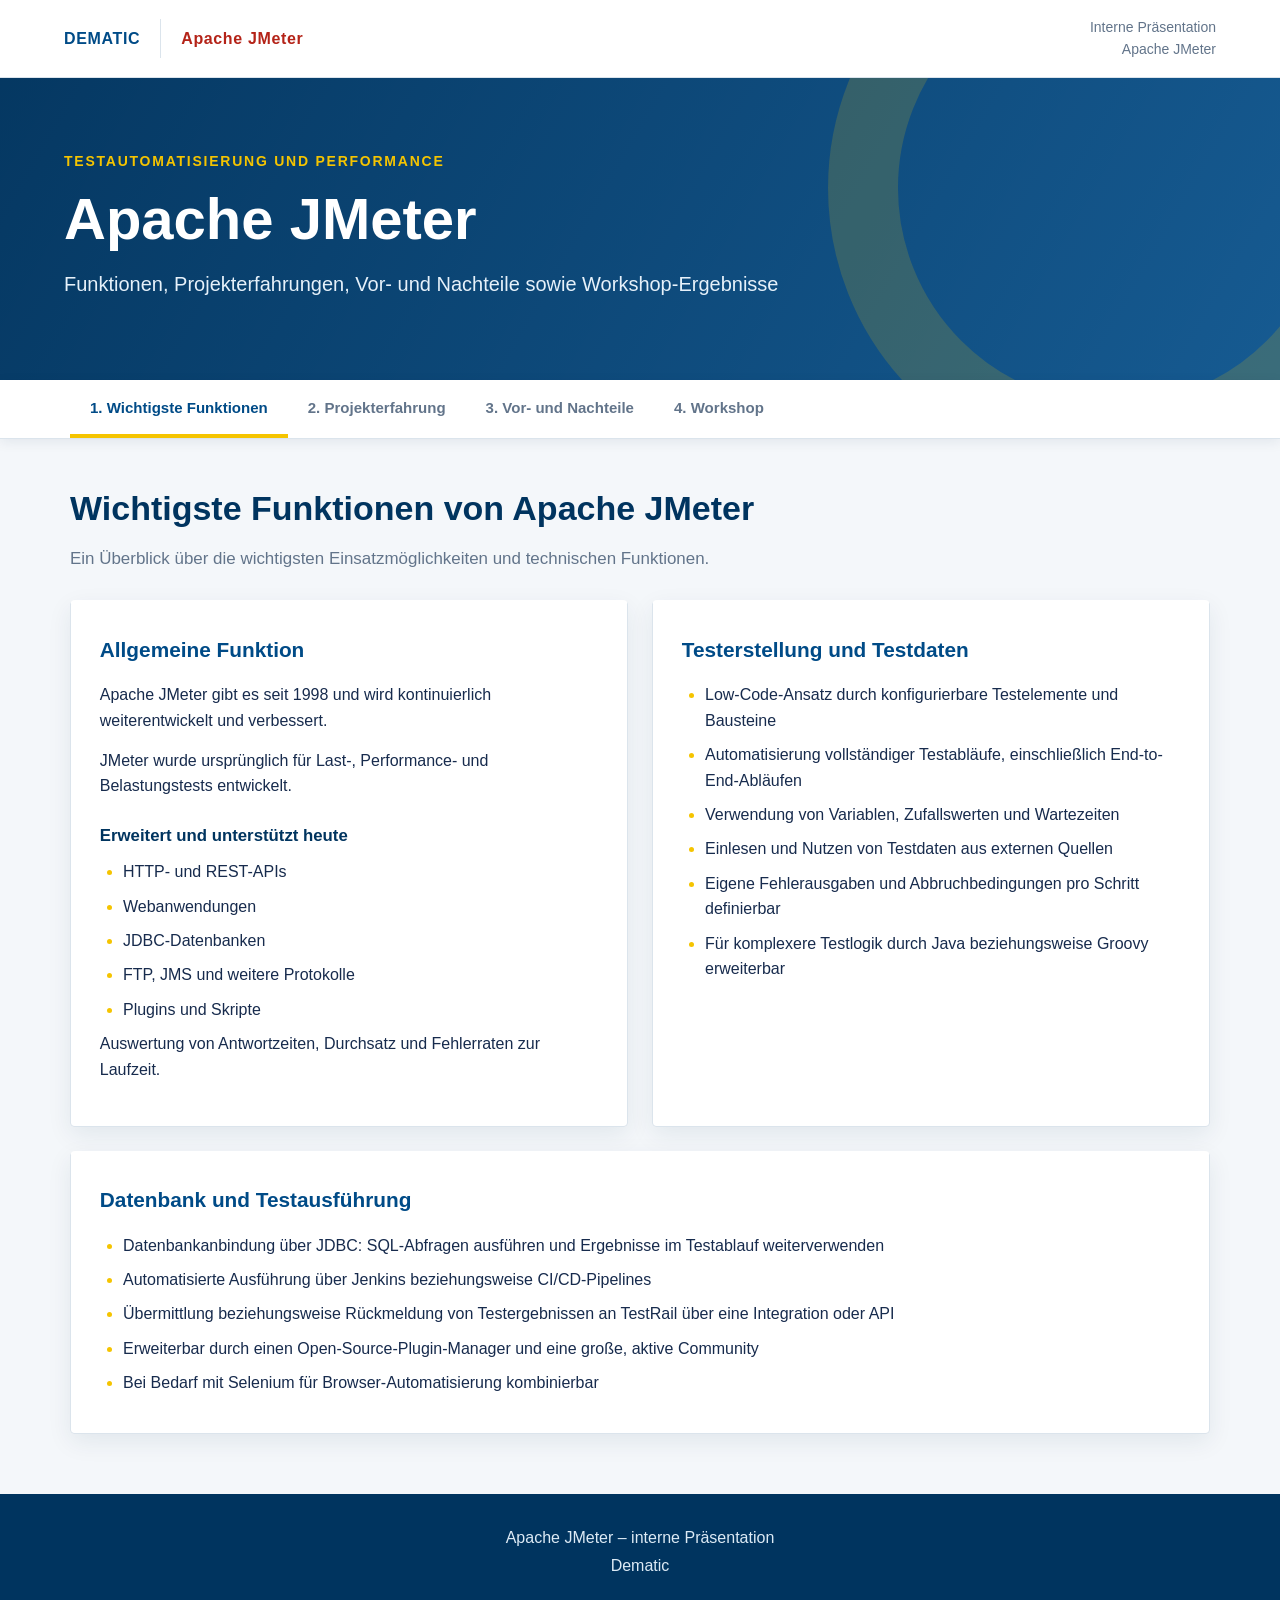
<file: index.html>
<!doctype html>
<html lang="de">
<head>
  <meta charset="utf-8">
  <meta name="viewport" content="width=device-width, initial-scale=1">
  <meta name="description" content="Interne Präsentation zu Apache JMeter, Funktionen und Projekterfahrungen.">
  <title>Apache JMeter – Erfahrungen und Workshop</title>
  <link rel="stylesheet" href="css/style.css">
  <script src="js/app.js" defer></script>
</head>
<body>
  <a class="skip-link" href="#main-content">Zum Inhalt springen</a>
  <header class="topbar">
    <div class="brand-area" aria-label="Dematic und Apache JMeter">
      <div class="brand brand-primary">DEMATIC</div><span class="brand-divider" aria-hidden="true"></span><div class="brand brand-secondary">Apache JMeter</div>
    </div>
    <div id="topbar-text" class="topbar-text"></div>
  </header>
  <section class="hero" aria-labelledby="hero-title">
    <div class="hero-content">
      <p id="hero-kicker" class="hero-kicker"></p>
      <h1 id="hero-title"></h1>
      <p id="hero-subtitle" class="hero-subtitle"></p>
    </div>
  </section>
  <nav class="navigation" aria-label="Inhaltsbereiche"><div id="tabs" class="tabs" role="tablist"></div></nav>
  <main id="main-content" tabindex="-1"><div id="content" aria-live="polite"></div></main>
  <footer id="footer" class="footer"></footer>
  <noscript><p class="noscript">Diese Website benötigt JavaScript, um die Inhalte aus der JSON-Datei anzuzeigen.</p></noscript>
</body>
</html>
</file>
<file: css/style.css>
:root{--blue:#004b87;--dark:#00345f;--light:#eaf4fb;--yellow:#f5c400;--text:#172b4d;--muted:#62748a;--bg:#f4f7fa;--white:#fff;--border:#dbe4ec;--success:#16794c;--warning:#d97706;--purple:#7c3aed;--shadow:0 8px 24px rgba(16,45,75,.08)}*{box-sizing:border-box}html{scroll-behavior:smooth}body{margin:0;font-family:Arial,Helvetica,sans-serif;background:var(--bg);color:var(--text);line-height:1.6}.skip-link{position:absolute;left:-9999px;top:8px;background:#fff;color:var(--dark);padding:.75rem 1rem;z-index:99}.skip-link:focus{left:8px}.topbar{background:var(--white);border-bottom:1px solid var(--border);padding:1rem 5%;display:flex;justify-content:space-between;align-items:center;gap:1.5rem}.brand-area{display:flex;align-items:center;gap:1.25rem}.brand{font-weight:800;color:var(--blue);letter-spacing:.04em}.brand-secondary{font-weight:700;color:#b42318}.brand-divider{height:2.4rem;width:1px;background:var(--border)}.topbar-text{color:var(--muted);font-size:.875rem;text-align:right}.hero{background:linear-gradient(120deg,rgba(0,52,95,.98),rgba(0,75,135,.91));color:#fff;padding:4.5rem 5% 5rem;position:relative;overflow:hidden}.hero:after{content:"";position:absolute;width:27rem;height:27rem;border:4.4rem solid rgba(245,196,0,.16);border-radius:50%;right:-7.5rem;top:-11rem}.hero-content{position:relative;z-index:1;max-width:73.75rem;margin:auto}.hero-kicker{color:var(--yellow);font-size:.875rem;font-weight:700;letter-spacing:.11rem;text-transform:uppercase;margin:0 0 1rem}.hero h1{font-size:clamp(2rem,5vw,3.625rem);line-height:1.08;margin:0 0 1.1rem;max-width:53rem}.hero-subtitle{max-width:45rem;font-size:clamp(1.05rem,2vw,1.25rem);color:#e6f1fa;margin:0}.navigation{background:#fff;border-bottom:1px solid var(--border);position:sticky;top:0;z-index:10;box-shadow:0 3px 12px rgba(0,40,80,.08)}.tabs{max-width:73.75rem;margin:auto;padding:0 1.25rem;display:flex;overflow-x:auto}.tab-button{border:0;background:transparent;color:var(--muted);padding:1.15rem 1.25rem;font-size:.94rem;font-weight:700;cursor:pointer;white-space:nowrap;border-bottom:4px solid transparent}.tab-button:hover,.tab-button:focus-visible{color:var(--blue);background:var(--light)}.tab-button[aria-selected="true"]{color:var(--blue);border-bottom-color:var(--yellow)}main{max-width:73.75rem;margin:2.6rem auto;padding:0 1.25rem}.page-title{margin-bottom:1.75rem}.page-title h2{font-size:clamp(1.75rem,4vw,2.125rem);margin:0 0 .6rem;color:var(--dark)}.page-title p{color:var(--muted);font-size:1.06rem;margin:0}.card-grid{display:grid;grid-template-columns:repeat(2,minmax(0,1fr));gap:1.5rem}.card{background:#fff;border:1px solid var(--border);border-radius:.3rem;padding:1.8rem;box-shadow:var(--shadow);border-top:4px solid transparent}.card.wide{grid-column:1/-1}.card h3{color:var(--blue);font-size:1.3rem;margin:0 0 1rem}.card h4{color:var(--dark);font-size:1.05rem;margin:1.5rem 0 .6rem}.card p{margin:0 0 .9rem}.card ul{margin:0;padding-left:1.45rem}.card li{margin-bottom:.55rem}.card li::marker{color:var(--yellow)}.card.project{border-top-color:var(--yellow)}.card.positive{border-left:5px solid var(--success);background:#f3fbf6}.card.negative{border-left:5px solid var(--warning);background:#fff9ed}.card.info{border-left:5px solid var(--purple);background:#f8f5ff}.editable{outline:2px dashed #b7c4d0;outline-offset:-.5rem}.footer{background:var(--dark);color:#dceaf5;text-align:center;padding:1.7rem 1rem;margin-top:3.75rem}.footer p{margin:.2rem}.error,.noscript{max-width:73.75rem;margin:2rem auto;padding:1rem;border-left:5px solid #b42318;background:#fff;color:#7a271a}@media(max-width:850px){.card-grid{grid-template-columns:1fr}.card.wide{grid-column:auto}}@media(max-width:600px){.topbar{align-items:flex-start;flex-direction:column}.topbar-text{text-align:left}.hero{padding:3rem 1.25rem 3.6rem}.tabs{padding:0}.tab-button{padding:1rem}.card{padding:1.3rem}main{margin-top:1.8rem}}@media(prefers-reduced-motion:reduce){html{scroll-behavior:auto}}
</file>
